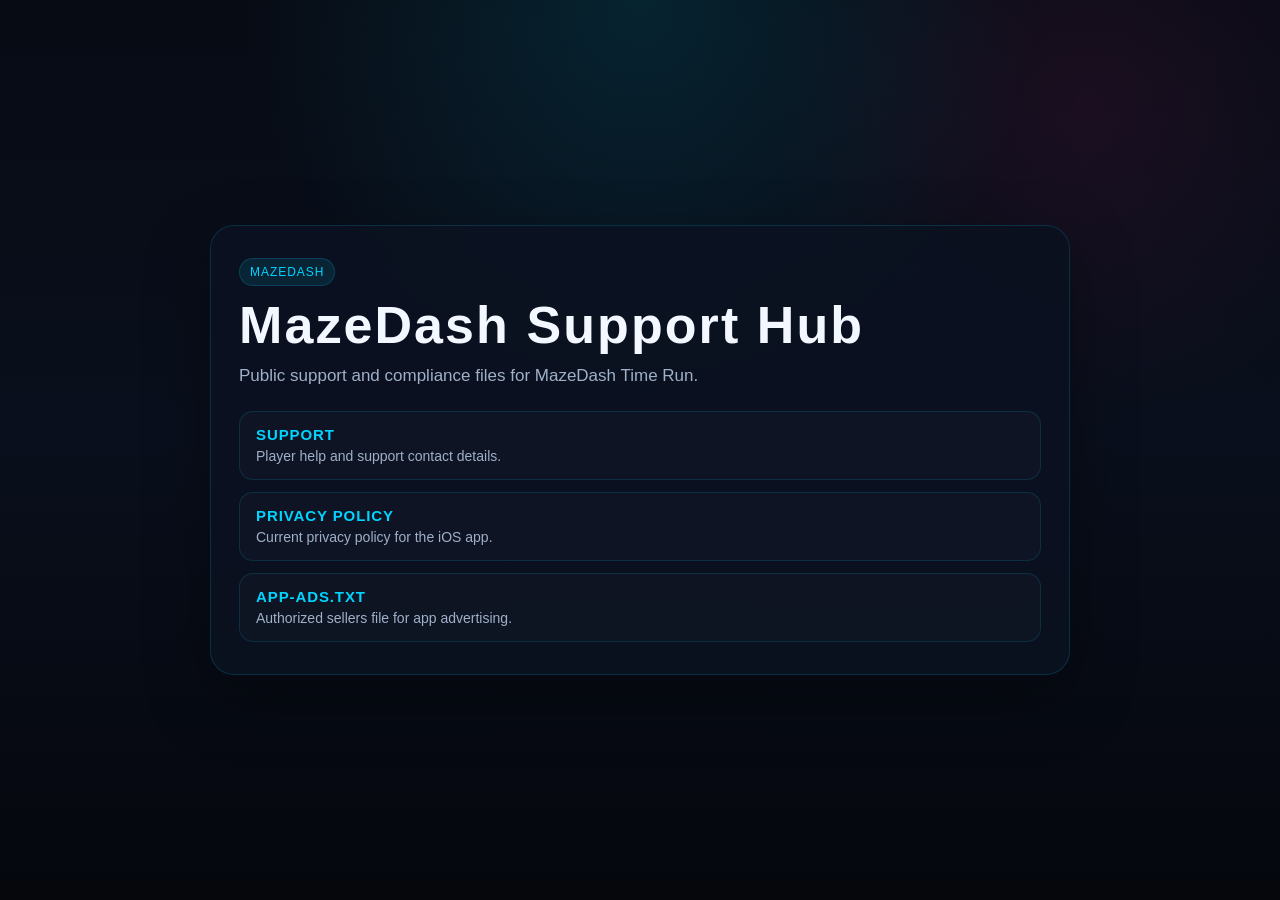
<file: index.html>
<!DOCTYPE html>
<html lang="en">
<head>
  <meta charset="utf-8">
  <meta name="viewport" content="width=device-width, initial-scale=1">
  <title>MazeDash</title>
  <style>
    :root {
      color-scheme: dark;
      --bg: #070b14;
      --panel: rgba(11, 18, 32, 0.88);
      --text: #f3f7ff;
      --muted: #9fb0c8;
      --cyan: #00d4ff;
      --pink: #ff2d9a;
      --line: rgba(0, 212, 255, 0.16);
    }

    * { box-sizing: border-box; }

    body {
      margin: 0;
      font-family: -apple-system, BlinkMacSystemFont, "Segoe UI", sans-serif;
      background:
        radial-gradient(circle at top, rgba(0, 212, 255, 0.12), transparent 36%),
        radial-gradient(circle at 85% 12%, rgba(255, 45, 154, 0.08), transparent 24%),
        linear-gradient(180deg, #070b14 0%, #090f1c 48%, #05070d 100%);
      color: var(--text);
      min-height: 100vh;
      display: flex;
      align-items: center;
      justify-content: center;
      padding: 28px;
    }

    main {
      width: min(860px, 100%);
      padding: 32px 28px;
      border-radius: 24px;
      border: 1px solid var(--line);
      background: var(--panel);
      box-shadow: 0 24px 64px rgba(0, 0, 0, 0.34);
    }

    .tag {
      display: inline-block;
      margin-bottom: 12px;
      padding: 6px 10px;
      border-radius: 999px;
      background: rgba(0, 212, 255, 0.1);
      border: 1px solid rgba(0, 212, 255, 0.18);
      color: var(--cyan);
      font-size: 12px;
      letter-spacing: 0.08em;
      text-transform: uppercase;
    }

    h1 {
      margin: 0 0 10px;
      font-size: clamp(34px, 6vw, 52px);
      letter-spacing: 0.04em;
      line-height: 1.05;
    }

    p {
      color: var(--muted);
      font-size: 17px;
      line-height: 1.6;
      margin: 0 0 16px;
    }

    nav {
      display: grid;
      gap: 12px;
      margin-top: 22px;
    }

    a {
      display: block;
      padding: 14px 16px;
      border-radius: 14px;
      text-decoration: none;
      color: var(--text);
      border: 1px solid rgba(0, 212, 255, 0.14);
      background: rgba(255, 255, 255, 0.02);
    }

    a strong {
      display: block;
      margin-bottom: 4px;
      color: var(--cyan);
      font-size: 15px;
      letter-spacing: 0.06em;
    }

    a span {
      color: var(--muted);
      font-size: 14px;
    }
  </style>
</head>
<body>
  <main>
    <div class="tag">MazeDash</div>
    <h1>MazeDash Support Hub</h1>
    <p>Public support and compliance files for MazeDash Time Run.</p>
    <nav>
      <a href="/support.html">
        <strong>SUPPORT</strong>
        <span>Player help and support contact details.</span>
      </a>
      <a href="/privacy-policy.html">
        <strong>PRIVACY POLICY</strong>
        <span>Current privacy policy for the iOS app.</span>
      </a>
      <a href="/app-ads.txt">
        <strong>APP-ADS.TXT</strong>
        <span>Authorized sellers file for app advertising.</span>
      </a>
    </nav>
  </main>
</body>
</html>
</file>
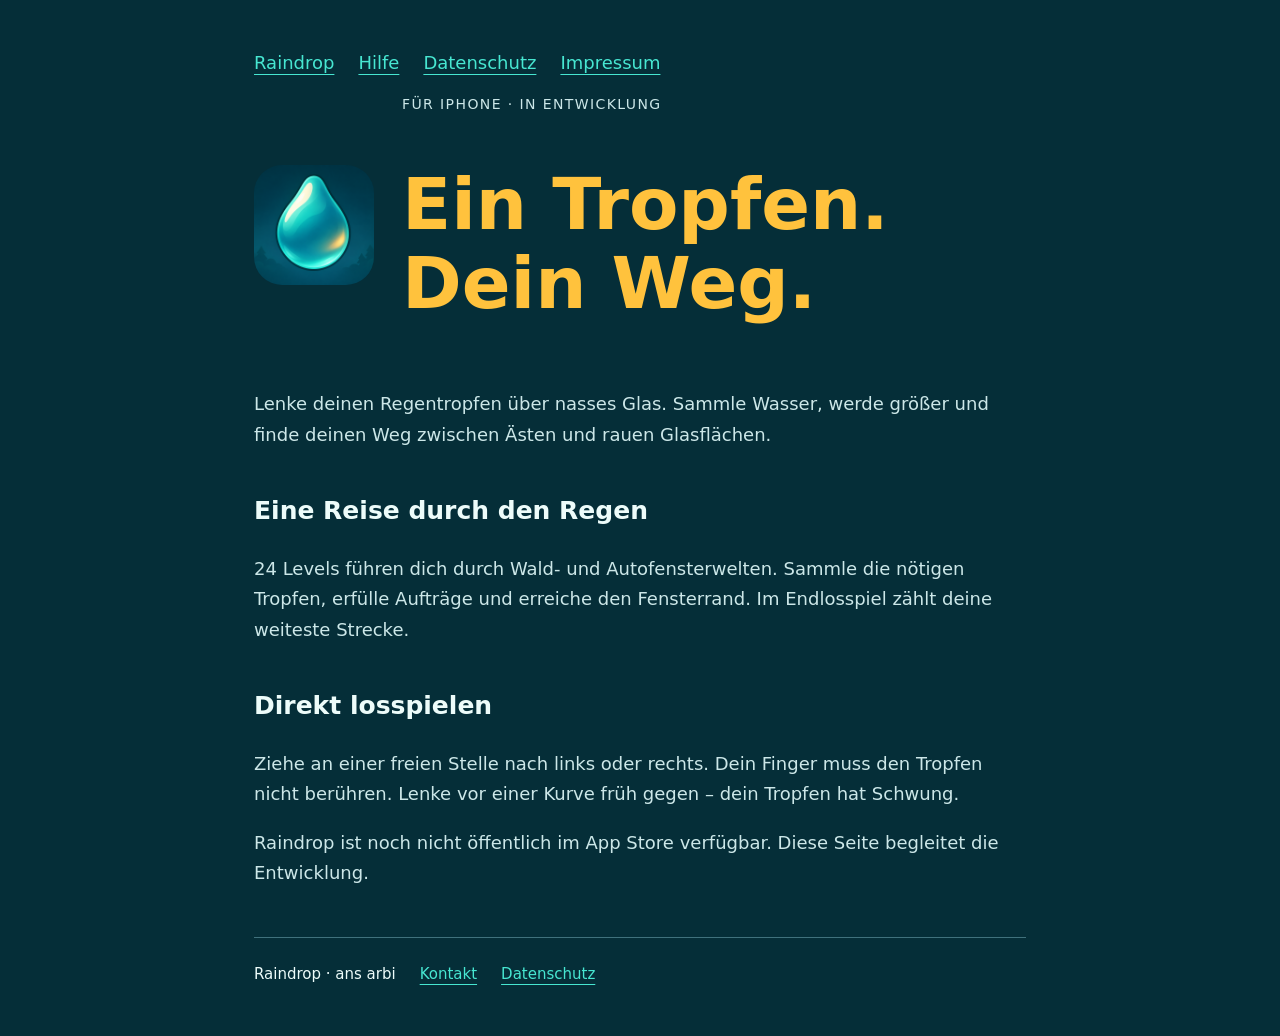
<file: raindrop/index.html>
<!doctype html><html lang="de"><head><meta charset="utf-8"><meta name="viewport" content="width=device-width,initial-scale=1"><meta name="description" content="Raindrop – iPhone-Spiel. Informationen, Hilfe und Datenschutz."><title>Spiel · Raindrop</title><link rel="stylesheet" href="style.css"></head><body><main><nav aria-label="Navigation"><a href="./">Raindrop</a><a href="support.html">Hilfe</a><a href="privacy.html">Datenschutz</a><a href="impressum.html">Impressum</a></nav><div class="hero"><img src="icon.png" alt="Raindrop: ein Wassertropfen"><div><p class="badge">Für iPhone · In Entwicklung</p><h1>Ein Tropfen.<br>Dein Weg.</h1></div></div><p>Lenke deinen Regentropfen über nasses Glas. Sammle Wasser, werde größer und finde deinen Weg zwischen Ästen und rauen Glasflächen.</p><h2>Eine Reise durch den Regen</h2><p>24 Levels führen dich durch Wald- und Autofensterwelten. Sammle die nötigen Tropfen, erfülle Aufträge und erreiche den Fensterrand. Im Endlosspiel zählt deine weiteste Strecke.</p><h2>Direkt losspielen</h2><p>Ziehe an einer freien Stelle nach links oder rechts. Dein Finger muss den Tropfen nicht berühren. Lenke vor einer Kurve früh gegen – dein Tropfen hat Schwung.</p><p>Raindrop ist noch nicht öffentlich im App Store verfügbar. Diese Seite begleitet die Entwicklung.</p><footer><span>Raindrop · ans arbi</span><a href="mailto:ansarbi2019@gmail.com">Kontakt</a><a href="privacy.html">Datenschutz</a></footer></main></body></html>
</file>
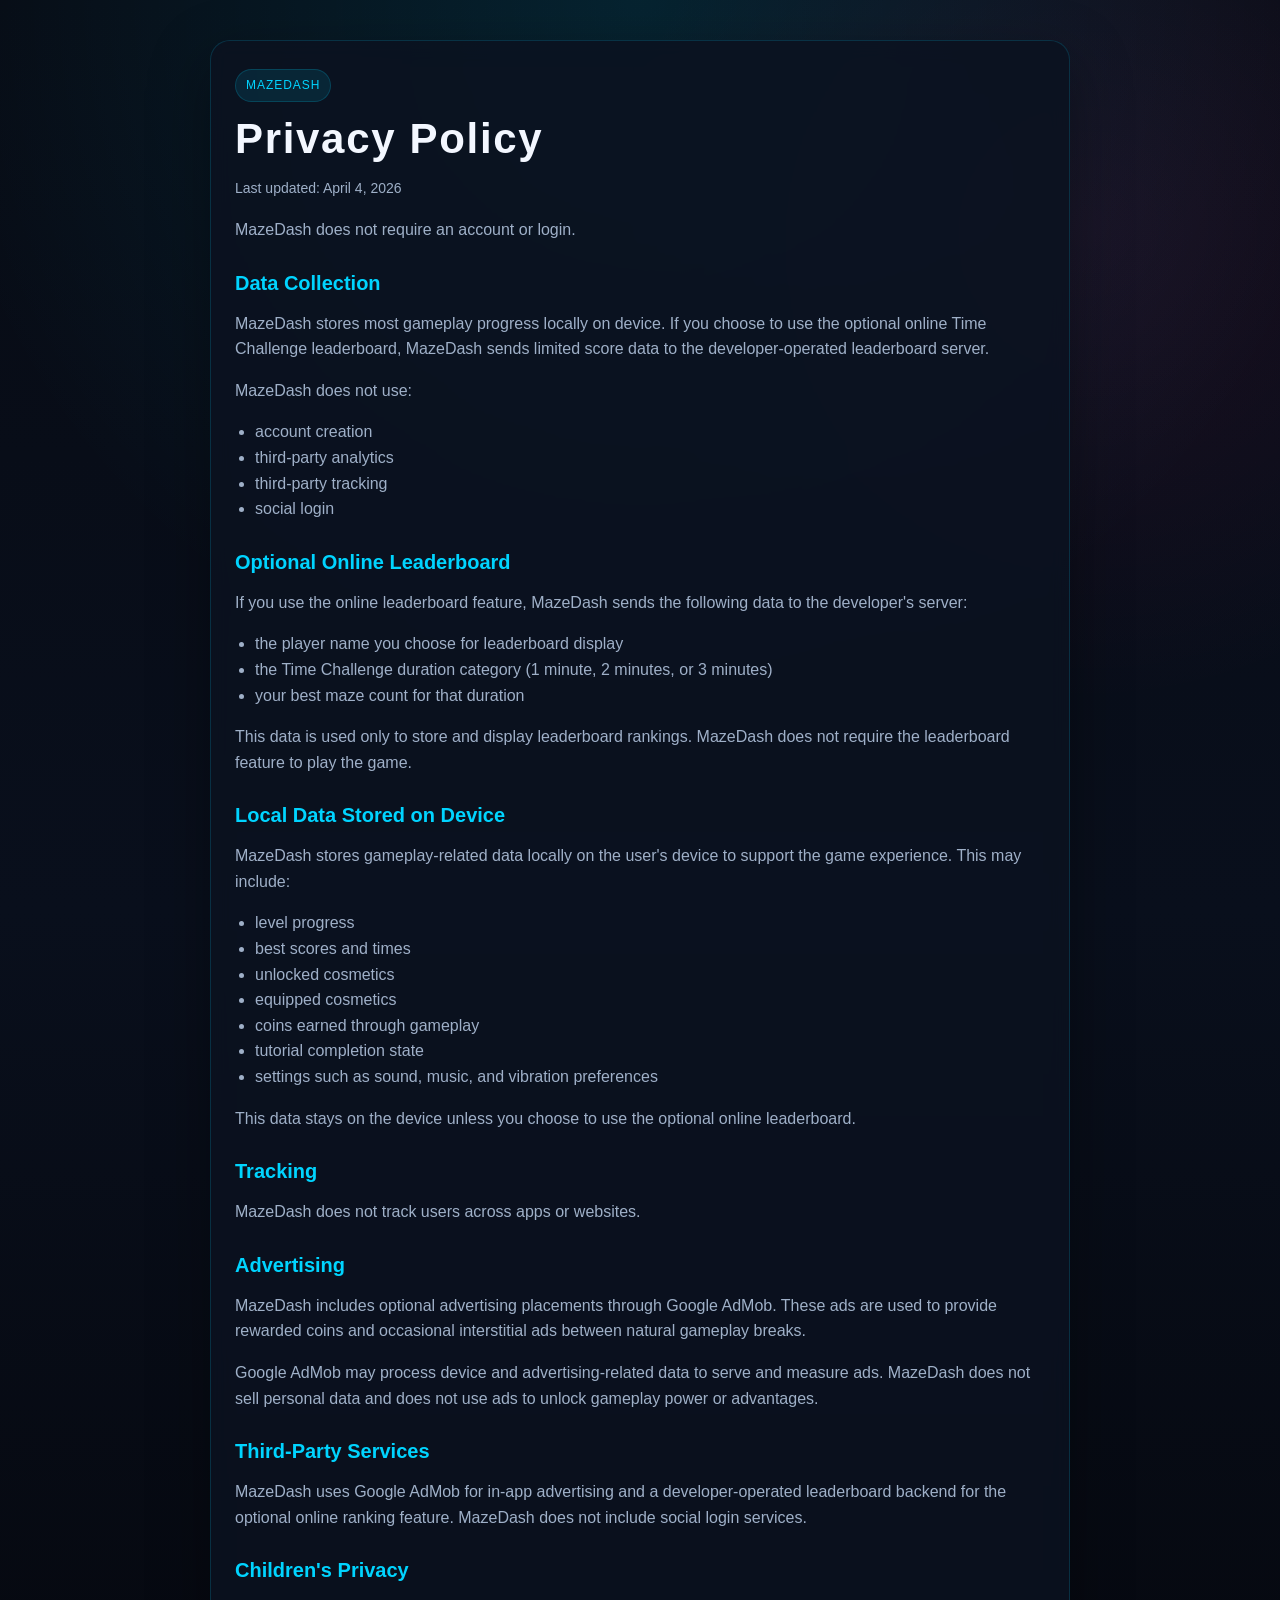
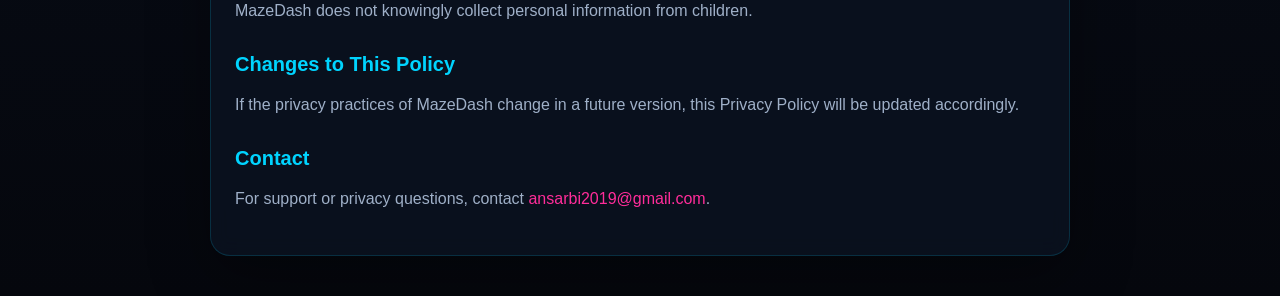
<file: privacy-policy.html>
<!DOCTYPE html>
<html lang="en">
<head>
  <meta charset="utf-8">
  <meta name="viewport" content="width=device-width, initial-scale=1">
  <title>MazeDash Privacy Policy</title>
  <style>
    :root {
      color-scheme: dark;
      --bg: #070b14;
      --panel: #0b1220;
      --text: #f3f7ff;
      --muted: #9fb0c8;
      --cyan: #00d4ff;
      --pink: #ff2d9a;
      --line: rgba(0, 212, 255, 0.16);
    }

    * { box-sizing: border-box; }

    body {
      margin: 0;
      font-family: -apple-system, BlinkMacSystemFont, "Segoe UI", sans-serif;
      background:
        radial-gradient(circle at top, rgba(0, 212, 255, 0.12), transparent 36%),
        radial-gradient(circle at 85% 12%, rgba(255, 45, 154, 0.08), transparent 24%),
        linear-gradient(180deg, #070b14 0%, #090f1c 48%, #05070d 100%);
      color: var(--text);
      line-height: 1.6;
      padding: 40px 20px;
    }

    .wrap {
      max-width: 860px;
      margin: 0 auto;
      padding: 28px 24px;
      background: rgba(11, 18, 32, 0.86);
      border: 1px solid var(--line);
      border-radius: 20px;
      box-shadow: 0 20px 60px rgba(0, 0, 0, 0.35);
      backdrop-filter: blur(10px);
    }

    h1, h2 {
      margin: 0 0 12px;
      line-height: 1.2;
    }

    h1 {
      font-size: clamp(30px, 5vw, 42px);
      letter-spacing: 0.04em;
    }

    h2 {
      margin-top: 28px;
      font-size: 20px;
      color: var(--cyan);
    }

    p, li {
      color: var(--muted);
      font-size: 16px;
    }

    .meta {
      margin: 8px 0 18px;
      color: var(--muted);
      font-size: 14px;
    }

    .tag {
      display: inline-block;
      margin-bottom: 12px;
      padding: 6px 10px;
      border-radius: 999px;
      background: rgba(0, 212, 255, 0.1);
      border: 1px solid rgba(0, 212, 255, 0.18);
      color: var(--cyan);
      font-size: 12px;
      letter-spacing: 0.08em;
      text-transform: uppercase;
    }

    ul {
      margin: 10px 0 0 20px;
      padding: 0;
    }

    a {
      color: var(--pink);
      text-decoration: none;
    }

    a:hover { text-decoration: underline; }
  </style>
</head>
<body>
  <main class="wrap">
    <div class="tag">MazeDash</div>
    <h1>Privacy Policy</h1>
    <p class="meta">Last updated: April 4, 2026</p>

    <p>MazeDash does not require an account or login.</p>

    <h2>Data Collection</h2>
    <p>MazeDash stores most gameplay progress locally on device. If you choose to use the optional online Time Challenge leaderboard, MazeDash sends limited score data to the developer-operated leaderboard server.</p>
    <p>MazeDash does not use:</p>
    <ul>
      <li>account creation</li>
      <li>third-party analytics</li>
      <li>third-party tracking</li>
      <li>social login</li>
    </ul>

    <h2>Optional Online Leaderboard</h2>
    <p>If you use the online leaderboard feature, MazeDash sends the following data to the developer's server:</p>
    <ul>
      <li>the player name you choose for leaderboard display</li>
      <li>the Time Challenge duration category (1 minute, 2 minutes, or 3 minutes)</li>
      <li>your best maze count for that duration</li>
    </ul>
    <p>This data is used only to store and display leaderboard rankings. MazeDash does not require the leaderboard feature to play the game.</p>

    <h2>Local Data Stored on Device</h2>
    <p>MazeDash stores gameplay-related data locally on the user's device to support the game experience. This may include:</p>
    <ul>
      <li>level progress</li>
      <li>best scores and times</li>
      <li>unlocked cosmetics</li>
      <li>equipped cosmetics</li>
      <li>coins earned through gameplay</li>
      <li>tutorial completion state</li>
      <li>settings such as sound, music, and vibration preferences</li>
    </ul>
    <p>This data stays on the device unless you choose to use the optional online leaderboard.</p>

    <h2>Tracking</h2>
    <p>MazeDash does not track users across apps or websites.</p>

    <h2>Advertising</h2>
    <p>MazeDash includes optional advertising placements through Google AdMob. These ads are used to provide rewarded coins and occasional interstitial ads between natural gameplay breaks.</p>
    <p>Google AdMob may process device and advertising-related data to serve and measure ads. MazeDash does not sell personal data and does not use ads to unlock gameplay power or advantages.</p>

    <h2>Third-Party Services</h2>
    <p>MazeDash uses Google AdMob for in-app advertising and a developer-operated leaderboard backend for the optional online ranking feature. MazeDash does not include social login services.</p>

    <h2>Children's Privacy</h2>
    <p>MazeDash does not knowingly collect personal information from children.</p>

    <h2>Changes to This Policy</h2>
    <p>If the privacy practices of MazeDash change in a future version, this Privacy Policy will be updated accordingly.</p>

    <h2>Contact</h2>
    <p>For support or privacy questions, contact <a href="mailto:ansarbi2019@gmail.com">ansarbi2019@gmail.com</a>.</p>
  </main>
</body>
</html>
</file>
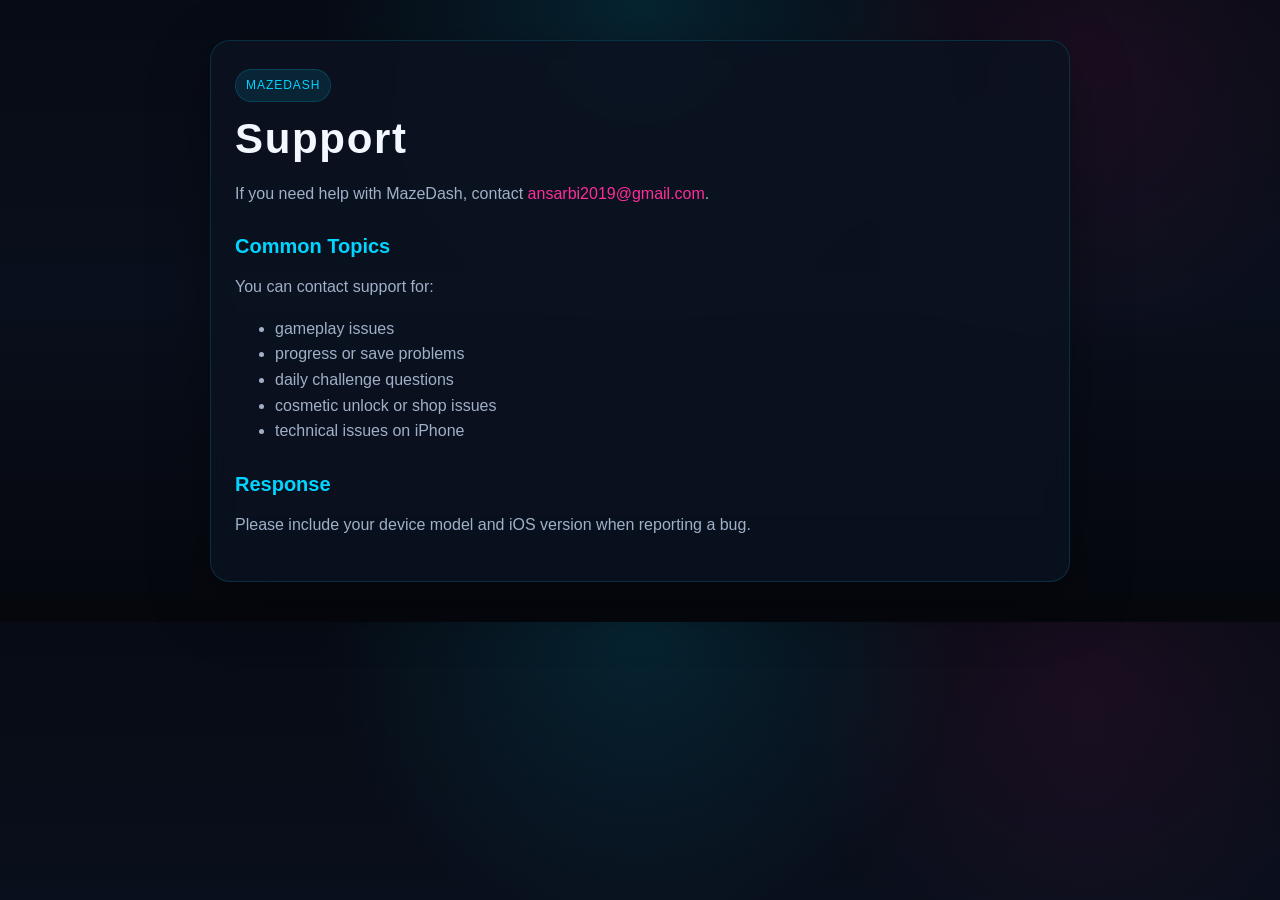
<file: support.html>
<!DOCTYPE html>
<html lang="en">
<head>
  <meta charset="utf-8">
  <meta name="viewport" content="width=device-width, initial-scale=1">
  <title>MazeDash Support</title>
  <style>
    :root {
      color-scheme: dark;
      --bg: #070b14;
      --panel: #0b1220;
      --text: #f3f7ff;
      --muted: #9fb0c8;
      --cyan: #00d4ff;
      --pink: #ff2d9a;
      --line: rgba(0, 212, 255, 0.16);
    }
    * { box-sizing: border-box; }
    body {
      margin: 0;
      font-family: -apple-system, BlinkMacSystemFont, "Segoe UI", sans-serif;
      background:
        radial-gradient(circle at top, rgba(0, 212, 255, 0.12), transparent 36%),
        radial-gradient(circle at 85% 12%, rgba(255, 45, 154, 0.08), transparent 24%),
        linear-gradient(180deg, #070b14 0%, #090f1c 48%, #05070d 100%);
      color: var(--text);
      line-height: 1.6;
      padding: 40px 20px;
    }
    .wrap {
      max-width: 860px;
      margin: 0 auto;
      padding: 28px 24px;
      background: rgba(11, 18, 32, 0.86);
      border: 1px solid var(--line);
      border-radius: 20px;
      box-shadow: 0 20px 60px rgba(0, 0, 0, 0.35);
      backdrop-filter: blur(10px);
    }
    h1, h2 { margin: 0 0 12px; line-height: 1.2; }
    h1 { font-size: clamp(30px, 5vw, 42px); letter-spacing: 0.04em; }
    h2 { margin-top: 28px; font-size: 20px; color: var(--cyan); }
    p, li { color: var(--muted); font-size: 16px; }
    .tag {
      display: inline-block;
      margin-bottom: 12px;
      padding: 6px 10px;
      border-radius: 999px;
      background: rgba(0, 212, 255, 0.1);
      border: 1px solid rgba(0, 212, 255, 0.18);
      color: var(--cyan);
      font-size: 12px;
      letter-spacing: 0.08em;
      text-transform: uppercase;
    }
    a { color: var(--pink); text-decoration: none; }
    a:hover { text-decoration: underline; }
  </style>
</head>
<body>
  <main class="wrap">
    <div class="tag">MazeDash</div>
    <h1>Support</h1>
    <p>If you need help with MazeDash, contact <a href="mailto:ansarbi2019@gmail.com">ansarbi2019@gmail.com</a>.</p>

    <h2>Common Topics</h2>
    <p>You can contact support for:</p>
    <ul>
      <li>gameplay issues</li>
      <li>progress or save problems</li>
      <li>daily challenge questions</li>
      <li>cosmetic unlock or shop issues</li>
      <li>technical issues on iPhone</li>
    </ul>

    <h2>Response</h2>
    <p>Please include your device model and iOS version when reporting a bug.</p>
  </main>
</body>
</html>
</file>
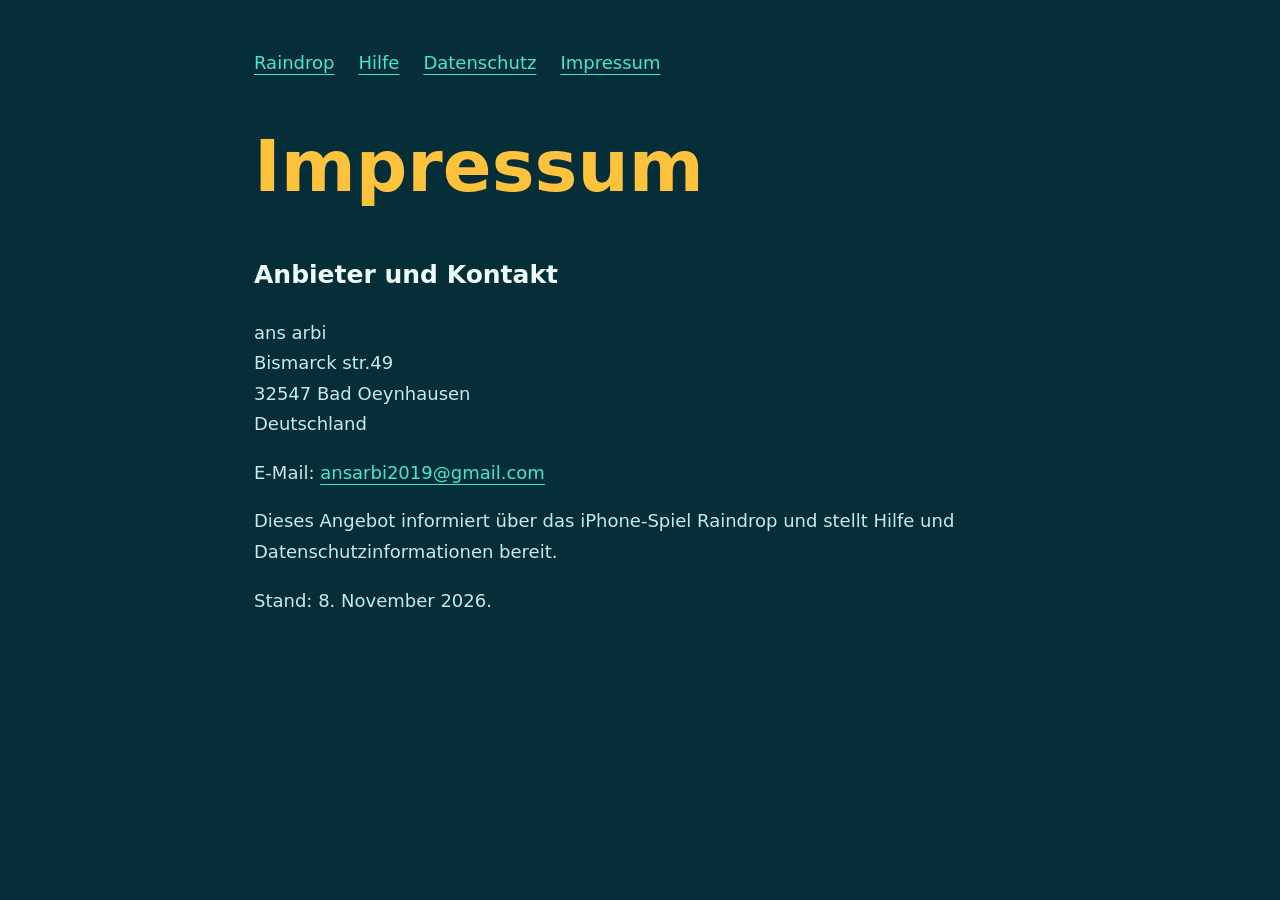
<file: raindrop/impressum.html>
<!doctype html>
<html lang="de"><head><meta charset="utf-8"><meta name="viewport" content="width=device-width,initial-scale=1"><title>Impressum · Raindrop</title><link rel="stylesheet" href="style.css"></head><body><main><nav aria-label="Navigation"><a href="./">Raindrop</a><a href="support.html">Hilfe</a><a href="privacy.html">Datenschutz</a><a href="impressum.html">Impressum</a></nav><h1>Impressum</h1><h2>Anbieter und Kontakt</h2><p>ans arbi<br>Bismarck str.49<br>32547 Bad Oeynhausen<br>Deutschland</p><p>E-Mail: <a href="mailto:ansarbi2019@gmail.com">ansarbi2019@gmail.com</a></p><p>Dieses Angebot informiert über das iPhone-Spiel Raindrop und stellt Hilfe und Datenschutzinformationen bereit.</p><p>Stand: 8. November 2026.</p></main></body></html>
</file>
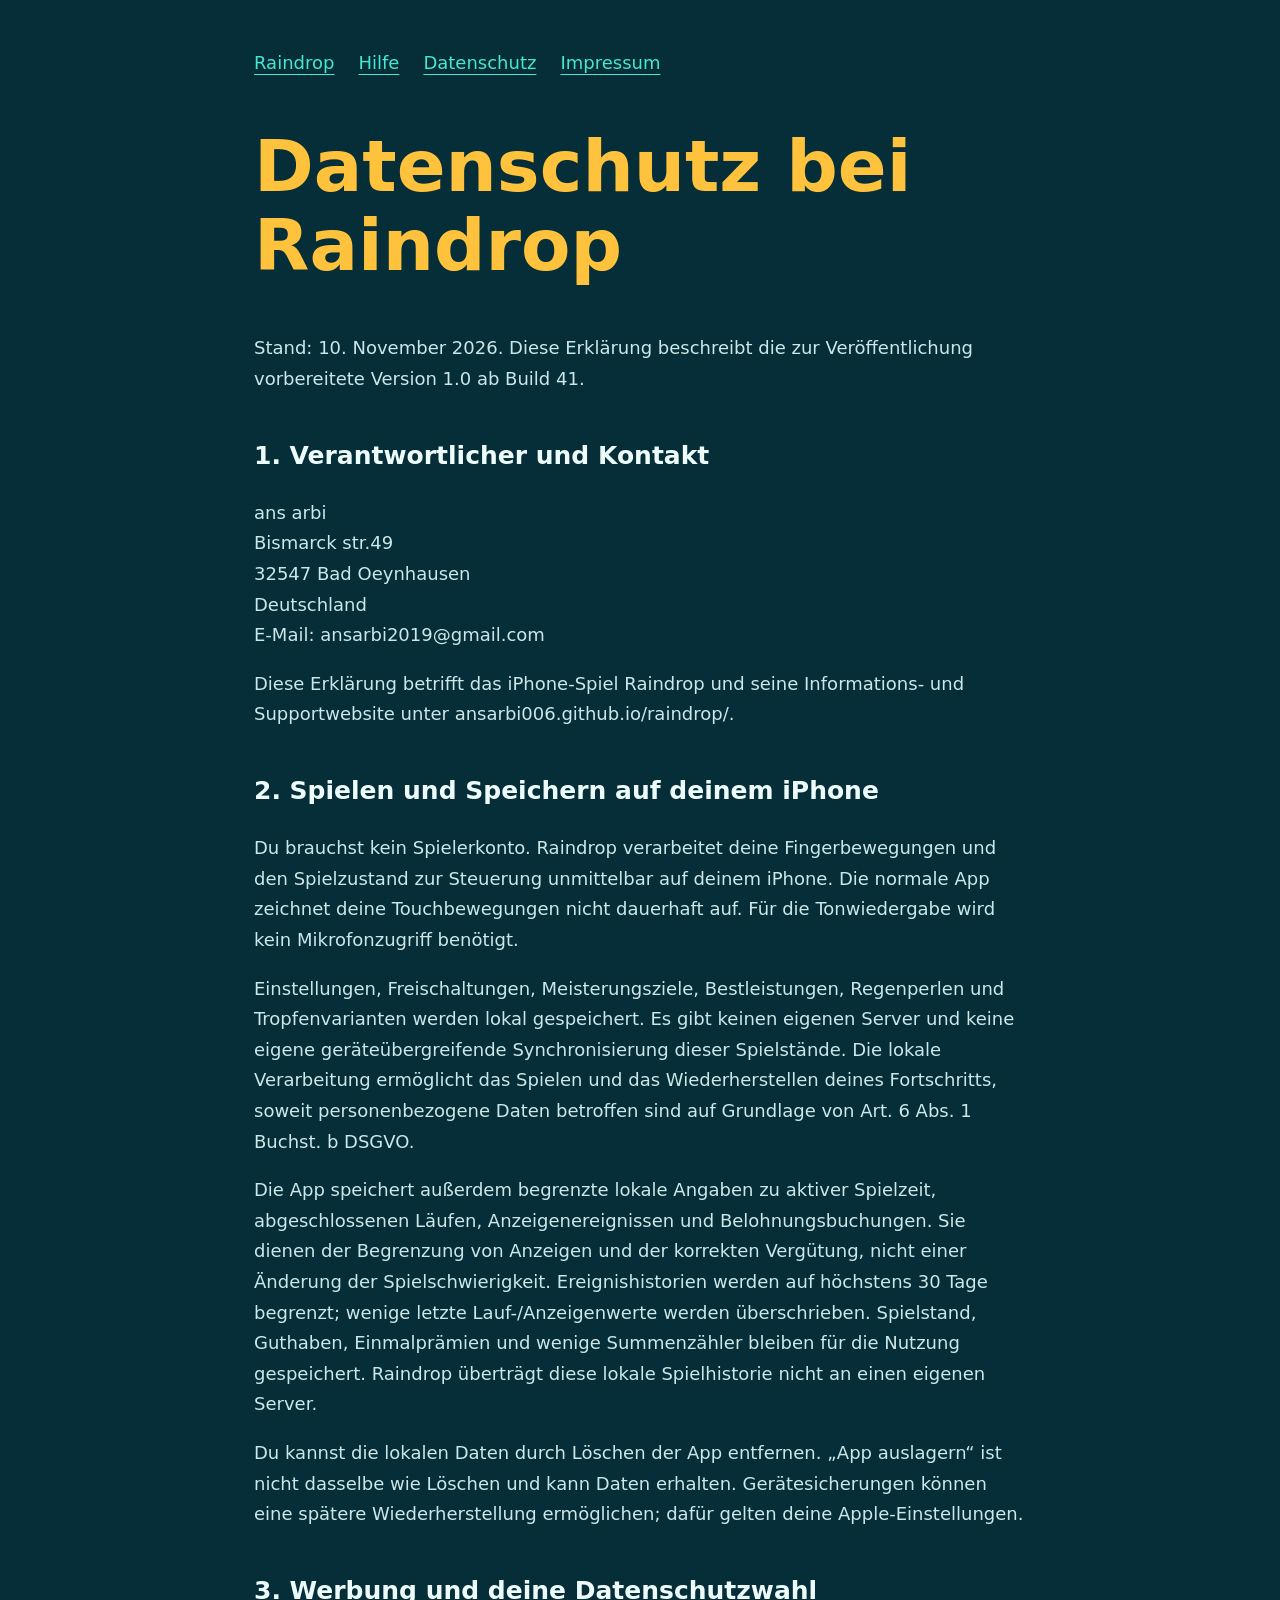
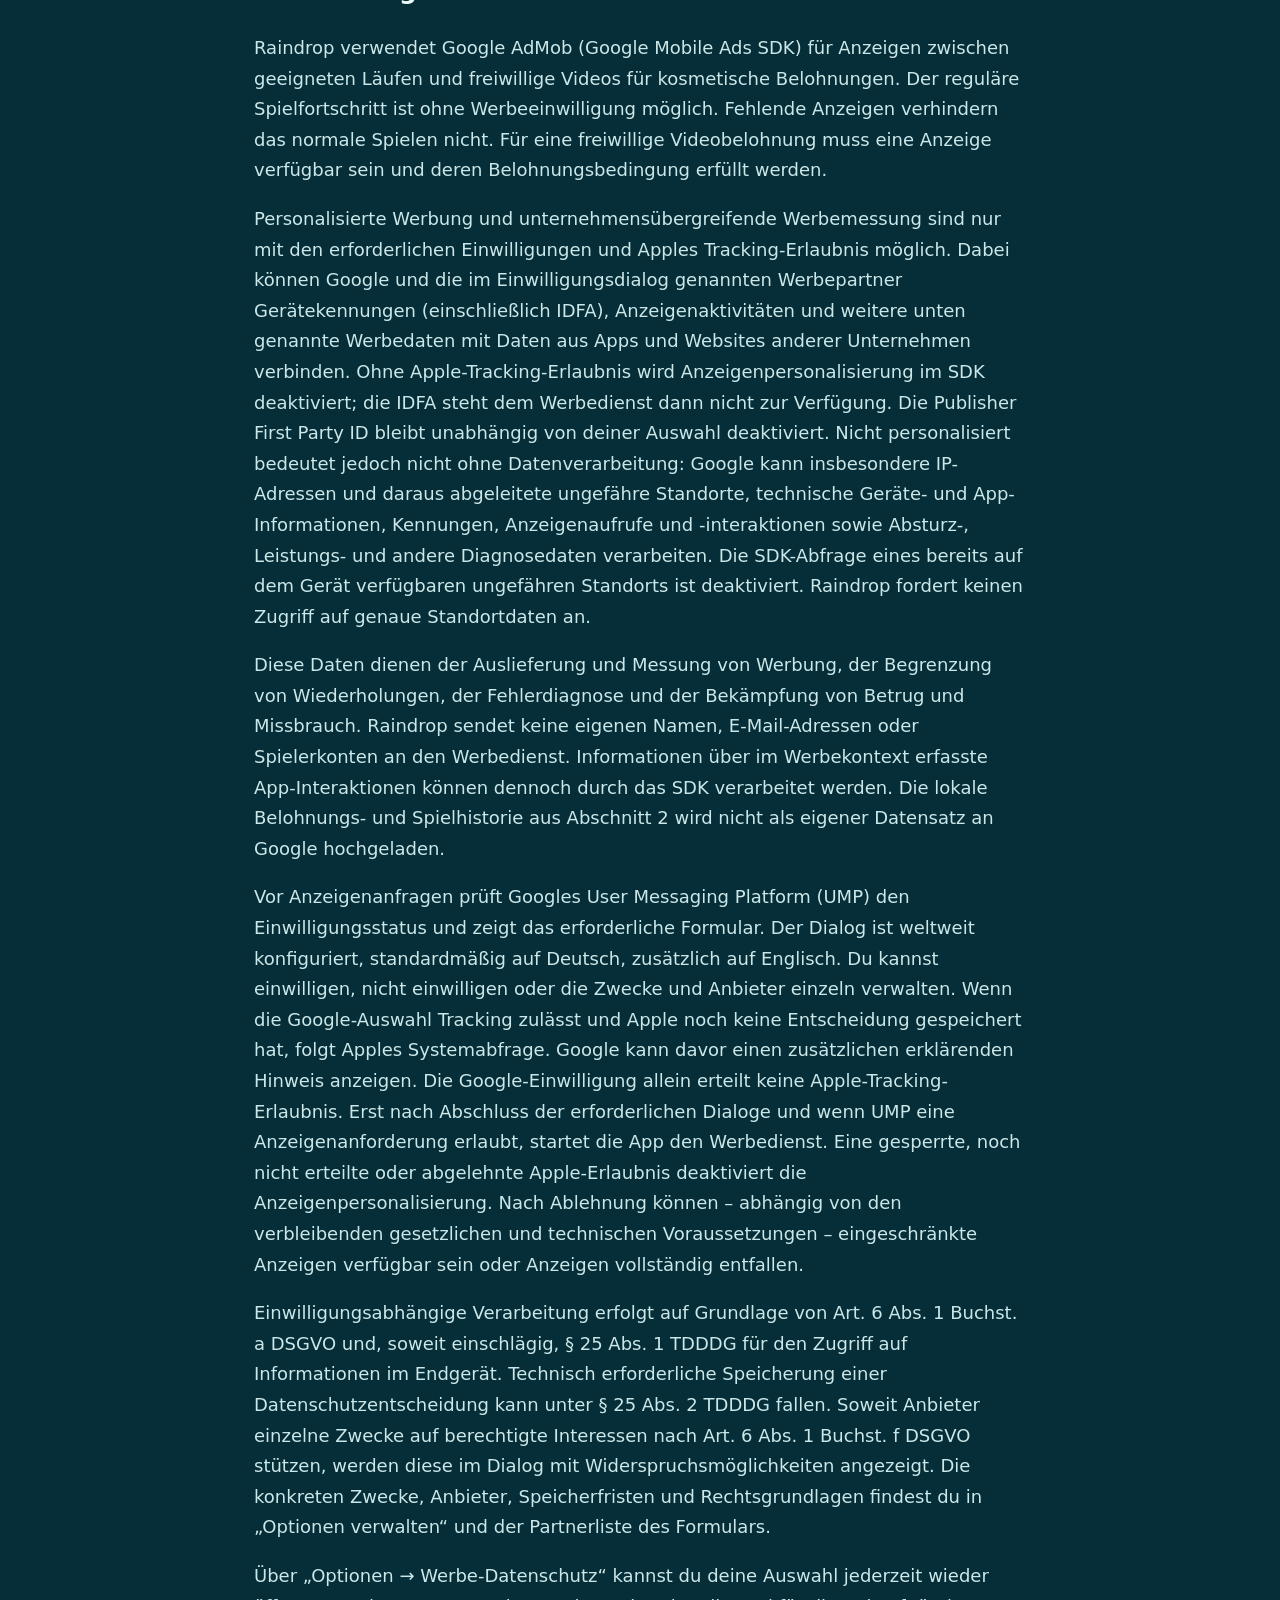
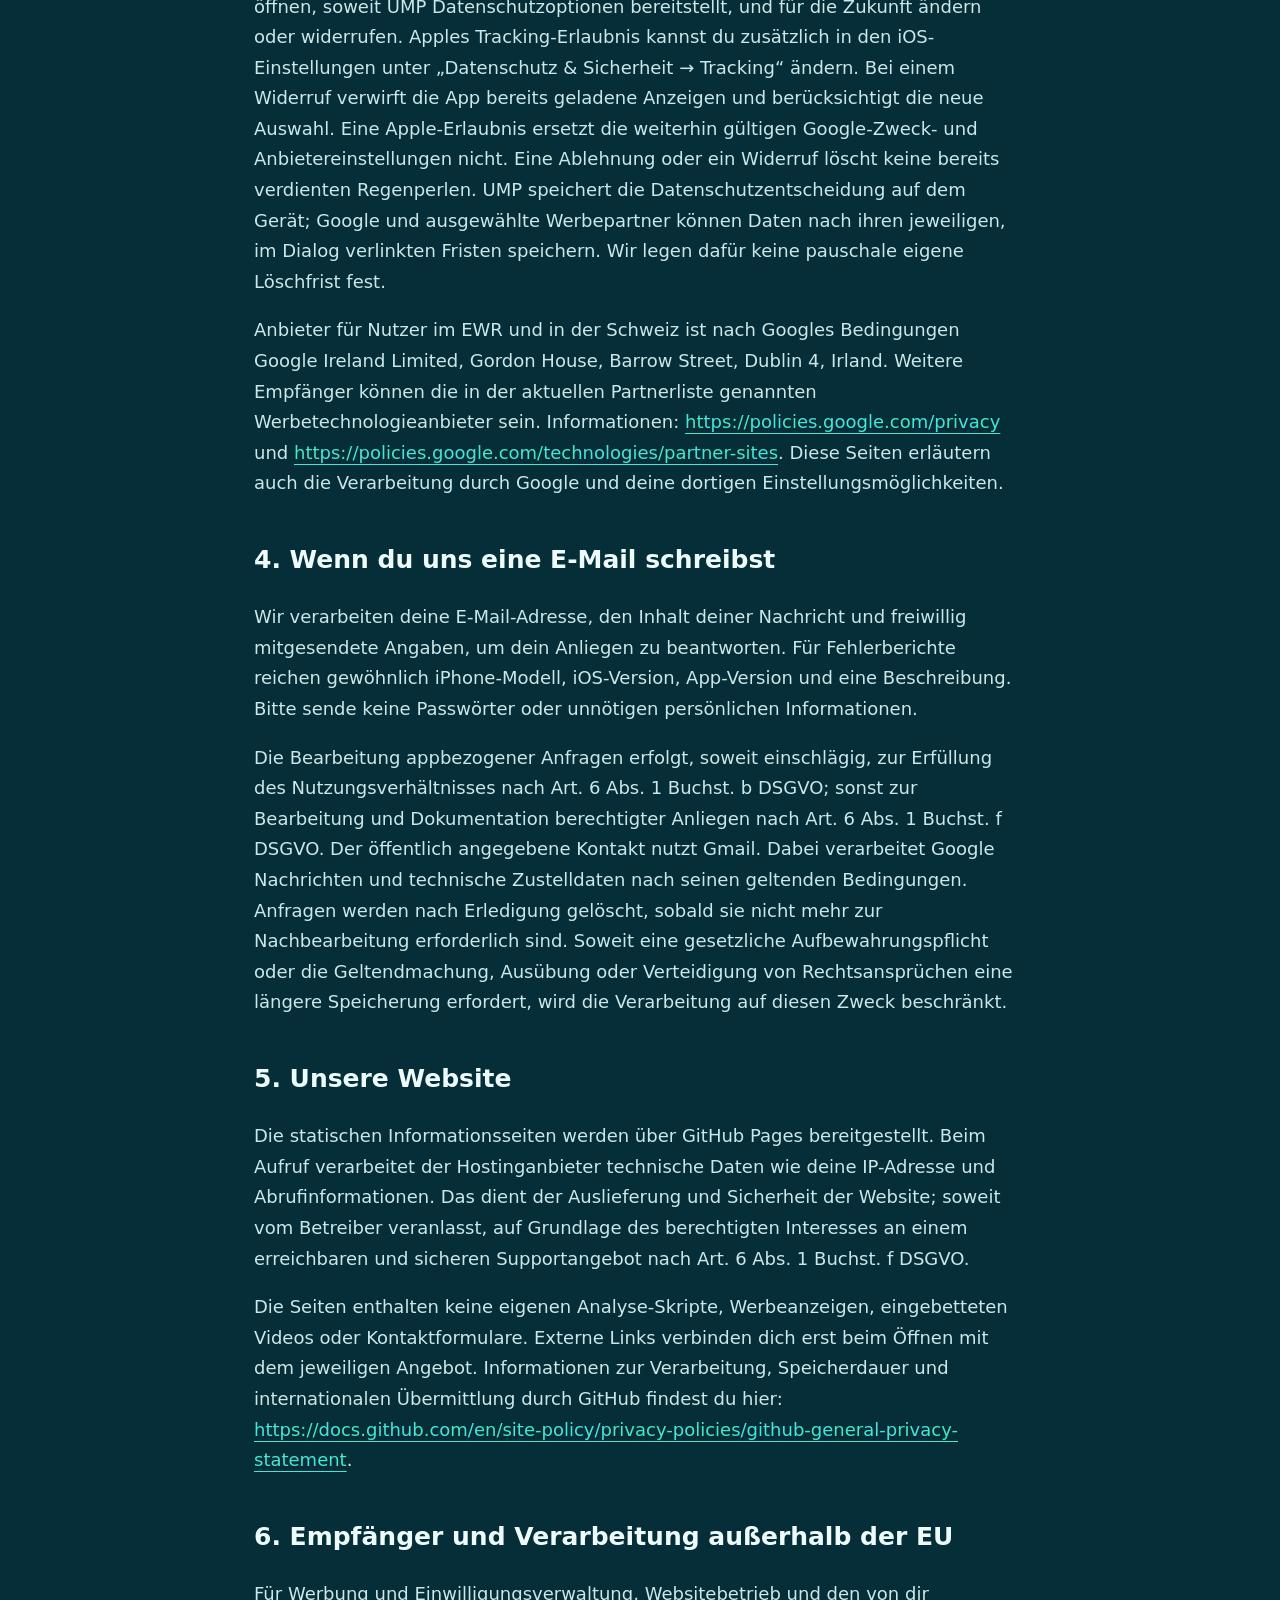
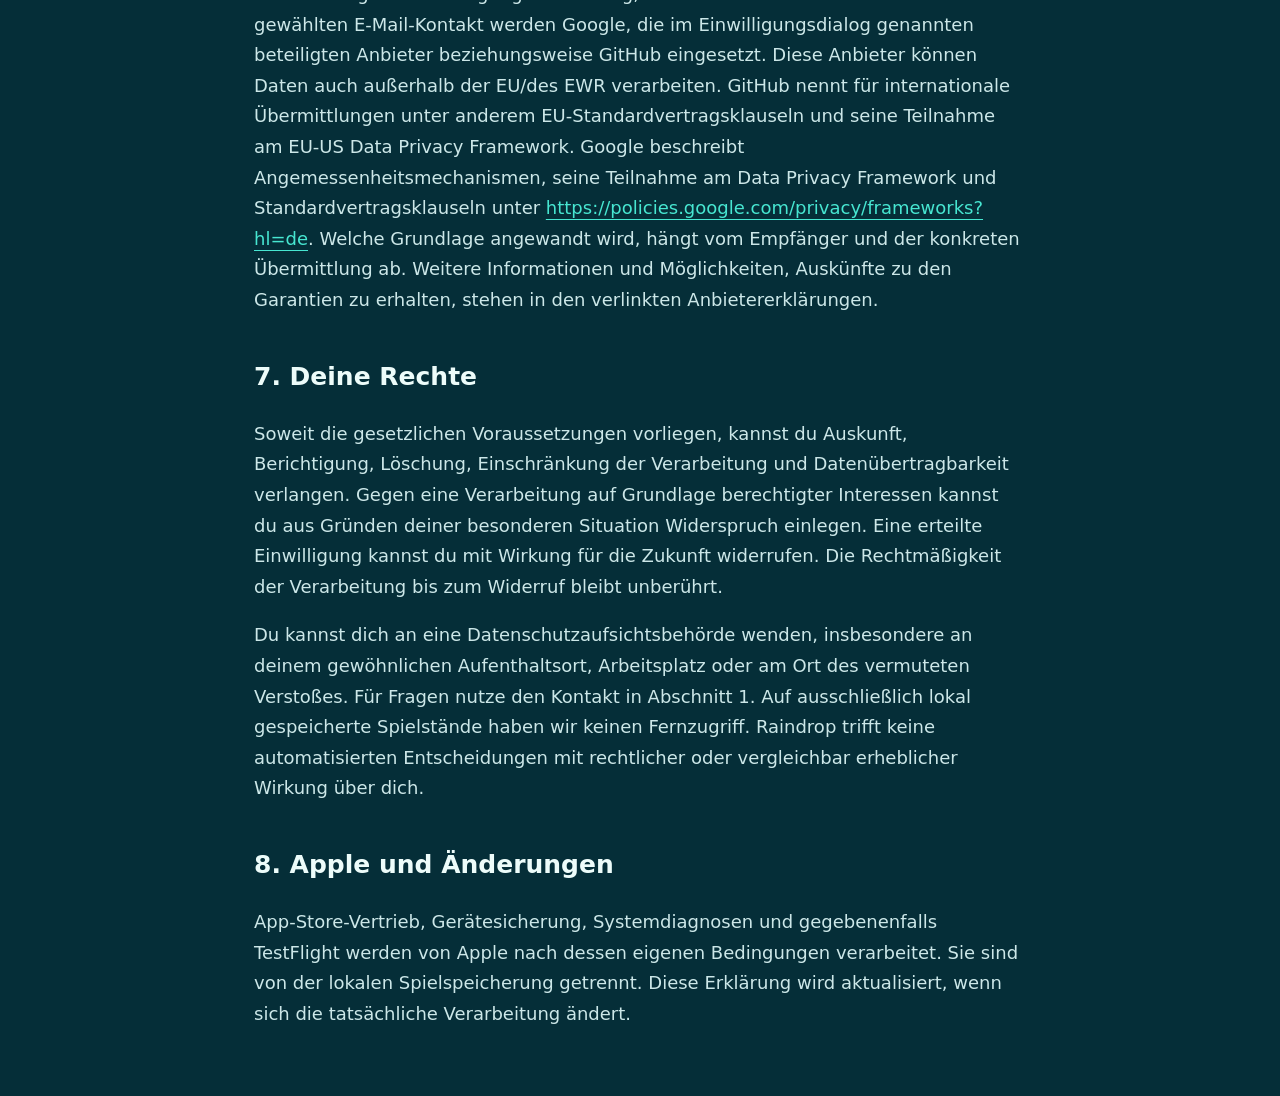
<file: raindrop/privacy.html>
<!doctype html>
<html lang="de"><head><meta charset="utf-8"><meta name="viewport" content="width=device-width,initial-scale=1"><title>Datenschutz · Raindrop</title><link rel="stylesheet" href="style.css"></head><body><main><nav aria-label="Navigation"><a href="./">Raindrop</a><a href="support.html">Hilfe</a><a href="privacy.html">Datenschutz</a><a href="impressum.html">Impressum</a></nav>
<h1>Datenschutz bei Raindrop</h1>
<p>Stand: 10. November 2026. Diese Erklärung beschreibt die zur Veröffentlichung vorbereitete Version 1.0 ab Build 41.</p>
<h2>1. Verantwortlicher und Kontakt</h2>
<p>ans arbi<br>Bismarck str.49<br>32547 Bad Oeynhausen<br>Deutschland<br>E-Mail: ansarbi2019@gmail.com</p>
<p>Diese Erklärung betrifft das iPhone-Spiel Raindrop und seine Informations- und Supportwebsite unter ansarbi006.github.io/raindrop/.</p>
<h2>2. Spielen und Speichern auf deinem iPhone</h2>
<p>Du brauchst kein Spielerkonto. Raindrop verarbeitet deine Fingerbewegungen und den Spielzustand zur Steuerung unmittelbar auf deinem iPhone. Die normale App zeichnet deine Touchbewegungen nicht dauerhaft auf. Für die Tonwiedergabe wird kein Mikrofonzugriff benötigt.</p>
<p>Einstellungen, Freischaltungen, Meisterungsziele, Bestleistungen, Regenperlen und Tropfenvarianten werden lokal gespeichert. Es gibt keinen eigenen Server und keine eigene geräteübergreifende Synchronisierung dieser Spielstände. Die lokale Verarbeitung ermöglicht das Spielen und das Wiederherstellen deines Fortschritts, soweit personenbezogene Daten betroffen sind auf Grundlage von Art. 6 Abs. 1 Buchst. b DSGVO.</p>
<p>Die App speichert außerdem begrenzte lokale Angaben zu aktiver Spielzeit, abgeschlossenen Läufen, Anzeigenereignissen und Belohnungsbuchungen. Sie dienen der Begrenzung von Anzeigen und der korrekten Vergütung, nicht einer Änderung der Spielschwierigkeit. Ereignishistorien werden auf höchstens 30 Tage begrenzt; wenige letzte Lauf-/Anzeigenwerte werden überschrieben. Spielstand, Guthaben, Einmalprämien und wenige Summenzähler bleiben für die Nutzung gespeichert. Raindrop überträgt diese lokale Spielhistorie nicht an einen eigenen Server.</p>
<p>Du kannst die lokalen Daten durch Löschen der App entfernen. „App auslagern“ ist nicht dasselbe wie Löschen und kann Daten erhalten. Gerätesicherungen können eine spätere Wiederherstellung ermöglichen; dafür gelten deine Apple-Einstellungen.</p>
<h2>3. Werbung und deine Datenschutzwahl</h2>
<p>Raindrop verwendet Google AdMob (Google Mobile Ads SDK) für Anzeigen zwischen geeigneten Läufen und freiwillige Videos für kosmetische Belohnungen. Der reguläre Spielfortschritt ist ohne Werbeeinwilligung möglich. Fehlende Anzeigen verhindern das normale Spielen nicht. Für eine freiwillige Videobelohnung muss eine Anzeige verfügbar sein und deren Belohnungsbedingung erfüllt werden.</p>
<p>Personalisierte Werbung und unternehmensübergreifende Werbemessung sind nur mit den erforderlichen Einwilligungen und Apples Tracking-Erlaubnis möglich. Dabei können Google und die im Einwilligungsdialog genannten Werbepartner Gerätekennungen (einschließlich IDFA), Anzeigenaktivitäten und weitere unten genannte Werbedaten mit Daten aus Apps und Websites anderer Unternehmen verbinden. Ohne Apple-Tracking-Erlaubnis wird Anzeigenpersonalisierung im SDK deaktiviert; die IDFA steht dem Werbedienst dann nicht zur Verfügung. Die Publisher First Party ID bleibt unabhängig von deiner Auswahl deaktiviert. Nicht personalisiert bedeutet jedoch nicht ohne Datenverarbeitung: Google kann insbesondere IP-Adressen und daraus abgeleitete ungefähre Standorte, technische Geräte- und App-Informationen, Kennungen, Anzeigenaufrufe und -interaktionen sowie Absturz-, Leistungs- und andere Diagnosedaten verarbeiten. Die SDK-Abfrage eines bereits auf dem Gerät verfügbaren ungefähren Standorts ist deaktiviert. Raindrop fordert keinen Zugriff auf genaue Standortdaten an.</p>
<p>Diese Daten dienen der Auslieferung und Messung von Werbung, der Begrenzung von Wiederholungen, der Fehlerdiagnose und der Bekämpfung von Betrug und Missbrauch. Raindrop sendet keine eigenen Namen, E-Mail-Adressen oder Spielerkonten an den Werbedienst. Informationen über im Werbekontext erfasste App-Interaktionen können dennoch durch das SDK verarbeitet werden. Die lokale Belohnungs- und Spielhistorie aus Abschnitt 2 wird nicht als eigener Datensatz an Google hochgeladen.</p>
<p>Vor Anzeigenanfragen prüft Googles User Messaging Platform (UMP) den Einwilligungsstatus und zeigt das erforderliche Formular. Der Dialog ist weltweit konfiguriert, standardmäßig auf Deutsch, zusätzlich auf Englisch. Du kannst einwilligen, nicht einwilligen oder die Zwecke und Anbieter einzeln verwalten. Wenn die Google-Auswahl Tracking zulässt und Apple noch keine Entscheidung gespeichert hat, folgt Apples Systemabfrage. Google kann davor einen zusätzlichen erklärenden Hinweis anzeigen. Die Google-Einwilligung allein erteilt keine Apple-Tracking-Erlaubnis. Erst nach Abschluss der erforderlichen Dialoge und wenn UMP eine Anzeigenanforderung erlaubt, startet die App den Werbedienst. Eine gesperrte, noch nicht erteilte oder abgelehnte Apple-Erlaubnis deaktiviert die Anzeigenpersonalisierung. Nach Ablehnung können – abhängig von den verbleibenden gesetzlichen und technischen Voraussetzungen – eingeschränkte Anzeigen verfügbar sein oder Anzeigen vollständig entfallen.</p>
<p>Einwilligungsabhängige Verarbeitung erfolgt auf Grundlage von Art. 6 Abs. 1 Buchst. a DSGVO und, soweit einschlägig, § 25 Abs. 1 TDDDG für den Zugriff auf Informationen im Endgerät. Technisch erforderliche Speicherung einer Datenschutzentscheidung kann unter § 25 Abs. 2 TDDDG fallen. Soweit Anbieter einzelne Zwecke auf berechtigte Interessen nach Art. 6 Abs. 1 Buchst. f DSGVO stützen, werden diese im Dialog mit Widerspruchsmöglichkeiten angezeigt. Die konkreten Zwecke, Anbieter, Speicherfristen und Rechtsgrundlagen findest du in „Optionen verwalten“ und der Partnerliste des Formulars.</p>
<p>Über „Optionen → Werbe-Datenschutz“ kannst du deine Auswahl jederzeit wieder öffnen, soweit UMP Datenschutzoptionen bereitstellt, und für die Zukunft ändern oder widerrufen. Apples Tracking-Erlaubnis kannst du zusätzlich in den iOS-Einstellungen unter „Datenschutz & Sicherheit → Tracking“ ändern. Bei einem Widerruf verwirft die App bereits geladene Anzeigen und berücksichtigt die neue Auswahl. Eine Apple-Erlaubnis ersetzt die weiterhin gültigen Google-Zweck- und Anbietereinstellungen nicht. Eine Ablehnung oder ein Widerruf löscht keine bereits verdienten Regenperlen. UMP speichert die Datenschutzentscheidung auf dem Gerät; Google und ausgewählte Werbepartner können Daten nach ihren jeweiligen, im Dialog verlinkten Fristen speichern. Wir legen dafür keine pauschale eigene Löschfrist fest.</p>
<p>Anbieter für Nutzer im EWR und in der Schweiz ist nach Googles Bedingungen Google Ireland Limited, Gordon House, Barrow Street, Dublin 4, Irland. Weitere Empfänger können die in der aktuellen Partnerliste genannten Werbetechnologieanbieter sein. Informationen: <a href="https://policies.google.com/privacy">https://policies.google.com/privacy</a> und <a href="https://policies.google.com/technologies/partner-sites">https://policies.google.com/technologies/partner-sites</a>. Diese Seiten erläutern auch die Verarbeitung durch Google und deine dortigen Einstellungsmöglichkeiten.</p>
<h2>4. Wenn du uns eine E-Mail schreibst</h2>
<p>Wir verarbeiten deine E-Mail-Adresse, den Inhalt deiner Nachricht und freiwillig mitgesendete Angaben, um dein Anliegen zu beantworten. Für Fehlerberichte reichen gewöhnlich iPhone-Modell, iOS-Version, App-Version und eine Beschreibung. Bitte sende keine Passwörter oder unnötigen persönlichen Informationen.</p>
<p>Die Bearbeitung appbezogener Anfragen erfolgt, soweit einschlägig, zur Erfüllung des Nutzungsverhältnisses nach Art. 6 Abs. 1 Buchst. b DSGVO; sonst zur Bearbeitung und Dokumentation berechtigter Anliegen nach Art. 6 Abs. 1 Buchst. f DSGVO. Der öffentlich angegebene Kontakt nutzt Gmail. Dabei verarbeitet Google Nachrichten und technische Zustelldaten nach seinen geltenden Bedingungen. Anfragen werden nach Erledigung gelöscht, sobald sie nicht mehr zur Nachbearbeitung erforderlich sind. Soweit eine gesetzliche Aufbewahrungspflicht oder die Geltendmachung, Ausübung oder Verteidigung von Rechtsansprüchen eine längere Speicherung erfordert, wird die Verarbeitung auf diesen Zweck beschränkt.</p>
<h2>5. Unsere Website</h2>
<p>Die statischen Informationsseiten werden über GitHub Pages bereitgestellt. Beim Aufruf verarbeitet der Hostinganbieter technische Daten wie deine IP-Adresse und Abrufinformationen. Das dient der Auslieferung und Sicherheit der Website; soweit vom Betreiber veranlasst, auf Grundlage des berechtigten Interesses an einem erreichbaren und sicheren Supportangebot nach Art. 6 Abs. 1 Buchst. f DSGVO.</p>
<p>Die Seiten enthalten keine eigenen Analyse-Skripte, Werbeanzeigen, eingebetteten Videos oder Kontaktformulare. Externe Links verbinden dich erst beim Öffnen mit dem jeweiligen Angebot. Informationen zur Verarbeitung, Speicherdauer und internationalen Übermittlung durch GitHub findest du hier: <a href="https://docs.github.com/en/site-policy/privacy-policies/github-general-privacy-statement">https://docs.github.com/en/site-policy/privacy-policies/github-general-privacy-statement</a>.</p>
<h2>6. Empfänger und Verarbeitung außerhalb der EU</h2>
<p>Für Werbung und Einwilligungsverwaltung, Websitebetrieb und den von dir gewählten E-Mail-Kontakt werden Google, die im Einwilligungsdialog genannten beteiligten Anbieter beziehungsweise GitHub eingesetzt. Diese Anbieter können Daten auch außerhalb der EU/des EWR verarbeiten. GitHub nennt für internationale Übermittlungen unter anderem EU-Standardvertragsklauseln und seine Teilnahme am EU-US Data Privacy Framework. Google beschreibt Angemessenheitsmechanismen, seine Teilnahme am Data Privacy Framework und Standardvertragsklauseln unter <a href="https://policies.google.com/privacy/frameworks?hl=de">https://policies.google.com/privacy/frameworks?hl=de</a>. Welche Grundlage angewandt wird, hängt vom Empfänger und der konkreten Übermittlung ab. Weitere Informationen und Möglichkeiten, Auskünfte zu den Garantien zu erhalten, stehen in den verlinkten Anbietererklärungen.</p>
<h2>7. Deine Rechte</h2>
<p>Soweit die gesetzlichen Voraussetzungen vorliegen, kannst du Auskunft, Berichtigung, Löschung, Einschränkung der Verarbeitung und Datenübertragbarkeit verlangen. Gegen eine Verarbeitung auf Grundlage berechtigter Interessen kannst du aus Gründen deiner besonderen Situation Widerspruch einlegen. Eine erteilte Einwilligung kannst du mit Wirkung für die Zukunft widerrufen. Die Rechtmäßigkeit der Verarbeitung bis zum Widerruf bleibt unberührt.</p>
<p>Du kannst dich an eine Datenschutzaufsichtsbehörde wenden, insbesondere an deinem gewöhnlichen Aufenthaltsort, Arbeitsplatz oder am Ort des vermuteten Verstoßes. Für Fragen nutze den Kontakt in Abschnitt 1. Auf ausschließlich lokal gespeicherte Spielstände haben wir keinen Fernzugriff. Raindrop trifft keine automatisierten Entscheidungen mit rechtlicher oder vergleichbar erheblicher Wirkung über dich.</p>
<h2>8. Apple und Änderungen</h2>
<p>App-Store-Vertrieb, Gerätesicherung, Systemdiagnosen und gegebenenfalls TestFlight werden von Apple nach dessen eigenen Bedingungen verarbeitet. Sie sind von der lokalen Spielspeicherung getrennt. Diese Erklärung wird aktualisiert, wenn sich die tatsächliche Verarbeitung ändert.</p>
</main></body></html>
</file>
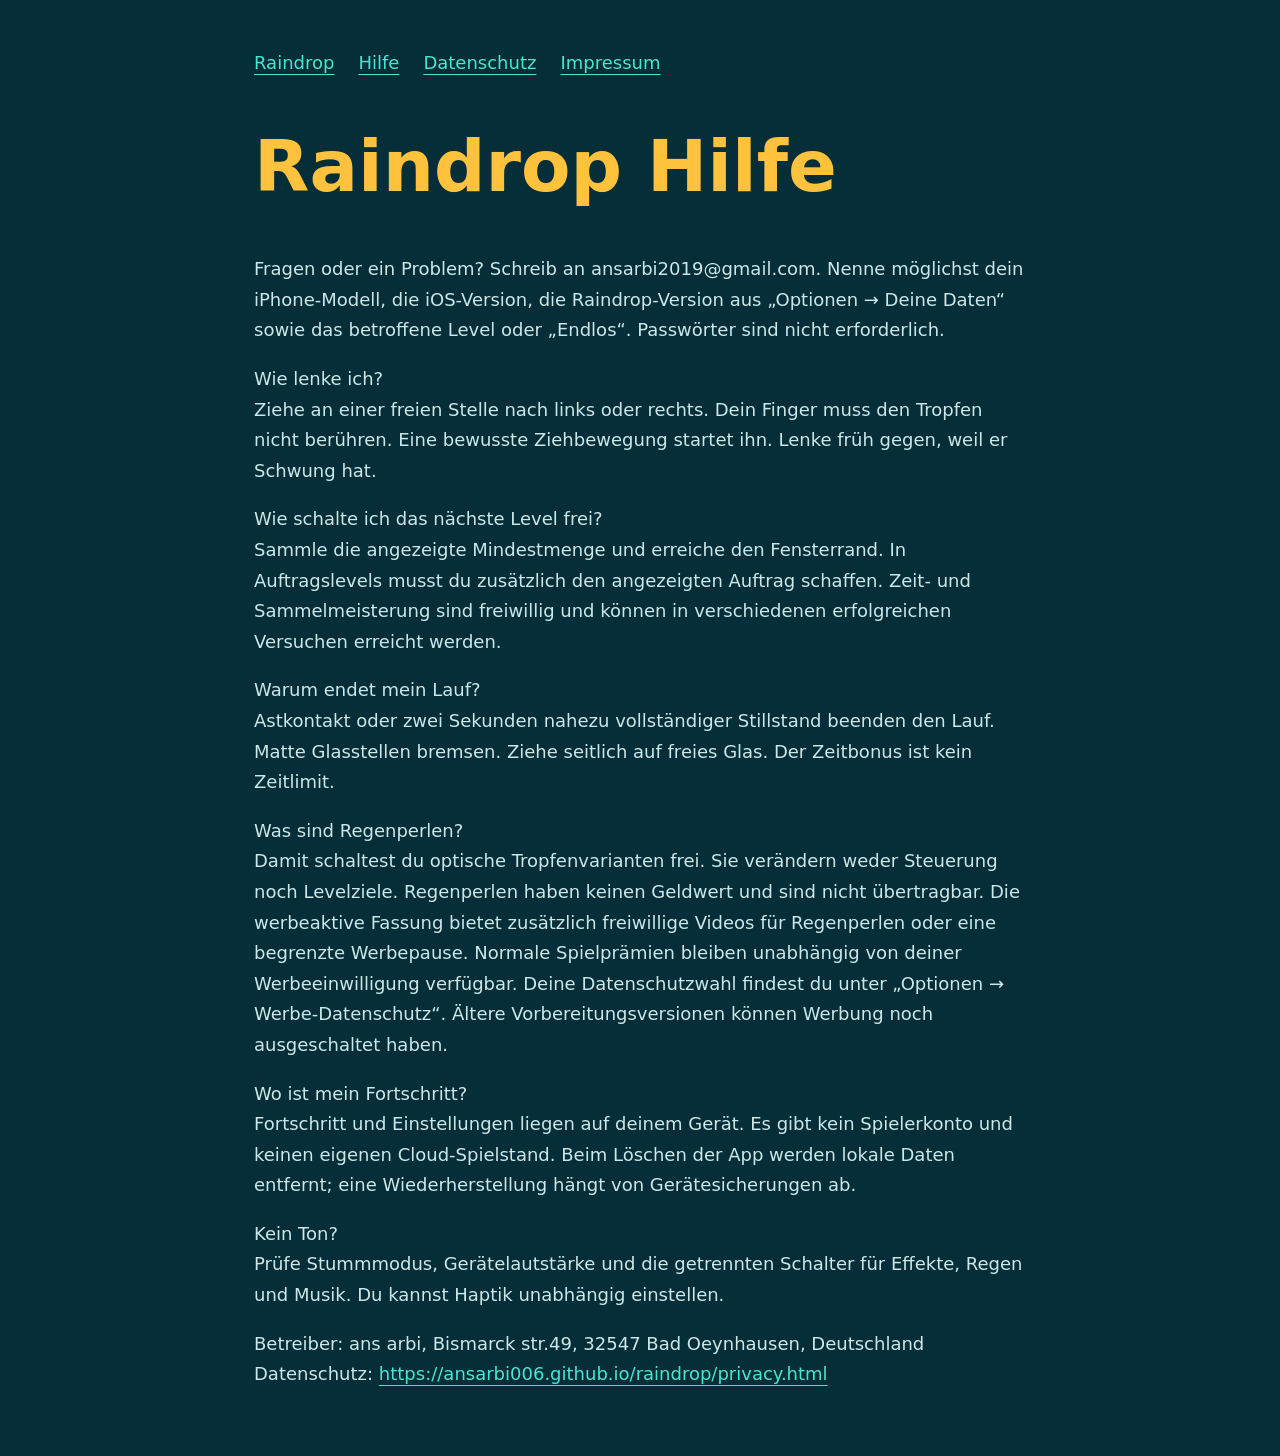
<file: raindrop/support.html>
<!doctype html>
<html lang="de"><head><meta charset="utf-8"><meta name="viewport" content="width=device-width,initial-scale=1"><title>Hilfe · Raindrop</title><link rel="stylesheet" href="style.css"></head><body><main><nav aria-label="Navigation"><a href="./">Raindrop</a><a href="support.html">Hilfe</a><a href="privacy.html">Datenschutz</a><a href="impressum.html">Impressum</a></nav>
<h1>Raindrop Hilfe</h1>
<p>Fragen oder ein Problem? Schreib an ansarbi2019@gmail.com. Nenne möglichst dein iPhone-Modell, die iOS-Version, die Raindrop-Version aus „Optionen → Deine Daten“ sowie das betroffene Level oder „Endlos“. Passwörter sind nicht erforderlich.</p>
<p>Wie lenke ich?<br>Ziehe an einer freien Stelle nach links oder rechts. Dein Finger muss den Tropfen nicht berühren. Eine bewusste Ziehbewegung startet ihn. Lenke früh gegen, weil er Schwung hat.</p>
<p>Wie schalte ich das nächste Level frei?<br>Sammle die angezeigte Mindestmenge und erreiche den Fensterrand. In Auftragslevels musst du zusätzlich den angezeigten Auftrag schaffen. Zeit- und Sammelmeisterung sind freiwillig und können in verschiedenen erfolgreichen Versuchen erreicht werden.</p>
<p>Warum endet mein Lauf?<br>Astkontakt oder zwei Sekunden nahezu vollständiger Stillstand beenden den Lauf. Matte Glasstellen bremsen. Ziehe seitlich auf freies Glas. Der Zeitbonus ist kein Zeitlimit.</p>
<p>Was sind Regenperlen?<br>Damit schaltest du optische Tropfenvarianten frei. Sie verändern weder Steuerung noch Levelziele. Regenperlen haben keinen Geldwert und sind nicht übertragbar. Die werbeaktive Fassung bietet zusätzlich freiwillige Videos für Regenperlen oder eine begrenzte Werbepause. Normale Spielprämien bleiben unabhängig von deiner Werbeeinwilligung verfügbar. Deine Datenschutzwahl findest du unter „Optionen → Werbe-Datenschutz“. Ältere Vorbereitungsversionen können Werbung noch ausgeschaltet haben.</p>
<p>Wo ist mein Fortschritt?<br>Fortschritt und Einstellungen liegen auf deinem Gerät. Es gibt kein Spielerkonto und keinen eigenen Cloud-Spielstand. Beim Löschen der App werden lokale Daten entfernt; eine Wiederherstellung hängt von Gerätesicherungen ab.</p>
<p>Kein Ton?<br>Prüfe Stummmodus, Gerätelautstärke und die getrennten Schalter für Effekte, Regen und Musik. Du kannst Haptik unabhängig einstellen.</p>
<p>Betreiber: ans arbi, Bismarck str.49, 32547 Bad Oeynhausen, Deutschland<br>Datenschutz: <a href="https://ansarbi006.github.io/raindrop/privacy.html">https://ansarbi006.github.io/raindrop/privacy.html</a></p>
</main></body></html>
</file>
<file: raindrop/style.css>
*{box-sizing:border-box}body{margin:0;background:#052e38;color:#edfcfa;font:18px/1.7 system-ui,sans-serif}main{max-width:820px;margin:auto;padding:48px 24px}nav,footer{display:flex;gap:24px;flex-wrap:wrap}a{color:#47e6d1;text-underline-offset:5px}h1{font-size:clamp(40px,8vw,72px);line-height:1.1;color:#ffc23d}h2{font-size:25px;margin-top:40px}p,li{color:#cce7e8}.hero{display:flex;align-items:center;gap:28px}.hero img{width:120px;height:120px;border-radius:28px}.badge{font-size:14px;letter-spacing:.1em;text-transform:uppercase}footer{border-top:1px solid #40717c;padding-top:24px;margin-top:48px;font-size:15px}a:focus-visible{outline:3px solid #ffc23d;outline-offset:5px}@media(max-width:460px){.hero{display:block}.hero img{width:88px;height:88px}main{padding:28px 20px}}
</file>
